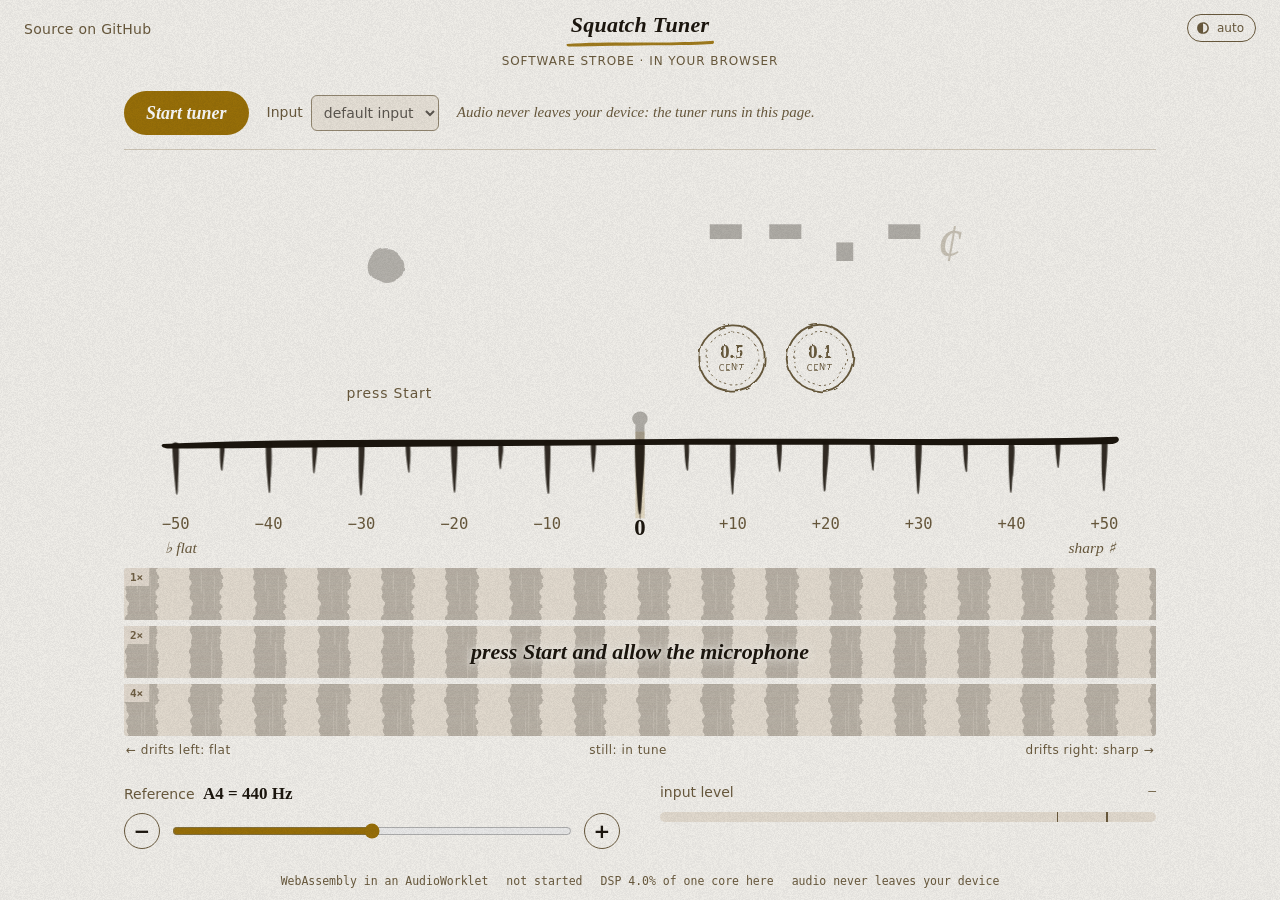
<file: docs/index.html>
<!doctype html>
<!-- SPDX-License-Identifier: MIT -->
<html lang="en" data-theme="auto" data-sq-theme="squatch-ink">
<head>
<meta charset="utf-8">
<meta name="viewport" content="width=device-width, initial-scale=1, viewport-fit=cover">
<meta name="color-scheme" content="dark light">
<title>Squatch Tuner</title>
<meta name="description" content="Squatch Tuner in your browser: a software strobe that reads a guitar or bass to a tenth of a cent. Audio never leaves your device.">
<link rel="icon" href="favicon.svg" type="image/svg+xml">
<link rel="stylesheet" href="tokens.css">
<link rel="stylesheet" href="tuner.css">
<link rel="stylesheet" href="demo.css">
<script type="module" src="demo.js"></script>
</head>
<body>
<!-- Brush strokes, drawn by hand. Ticks are three tapered strokes reused with small turns, so
     no two neighbours match; the ink-edge filter roughens the big letters like a loaded brush. -->
<svg class="defs" aria-hidden="true" focusable="false">
  <defs>
    <filter id="ink-edge" x="-5%" y="-5%" width="110%" height="110%">
      <feTurbulence type="fractalNoise" baseFrequency="0.045" numOctaves="2" seed="7" result="n"/>
      <feDisplacementMap in="SourceGraphic" in2="n" scale="6" xChannelSelector="R" yChannelSelector="G"/>
    </filter>
    <filter id="seal-edge" x="-10%" y="-10%" width="120%" height="120%">
      <feTurbulence type="fractalNoise" baseFrequency="0.09" numOctaves="2" seed="3" result="n"/>
      <feDisplacementMap in="SourceGraphic" in2="n" scale="4"/>
    </filter>
    <symbol id="tick-a" viewBox="-5 -3 10 54" overflow="visible">
      <path d="M-3.2,0 C-3.6,8 -2.4,26 -1.1,44 C-0.6,50 0.7,50 1,43 C2.2,25 3.4,9 2.9,0 C1.6,-2.2 -1.9,-2.1 -3.2,0 Z"/>
    </symbol>
    <symbol id="tick-b" viewBox="-5 -3 10 54" overflow="visible">
      <path d="M-2.8,0.5 C-2.2,10 -2.9,27 -0.6,46 C-0.1,49 1.2,48.5 1.3,45 C2,28 3.6,12 3,0.2 C1.8,-2.4 -1.6,-1.8 -2.8,0.5 Z"/>
    </symbol>
    <symbol id="tick-c" viewBox="-5 -3 10 54" overflow="visible">
      <path d="M-2.6,0 C-3.1,12 -1.9,30 -0.4,47 C0.2,50.5 1.1,49 1.2,46 C1.9,30 3.1,12 2.5,-0.2 C1.2,-2 -1.5,-1.9 -2.6,0 Z"/>
      <path d="M2.9,4 C3.4,14 2.8,24 2.3,33 L2,33 C2.2,24 2.5,14 2.4,4 Z"/>
    </symbol>
  </defs>
</svg>

<header class="top">
  <span class="home-links">
    <a class="home" id="home" href="https://github.com/squatch-stack/squatch-tuner" title="Source, measurements and licence (MIT)">Source on GitHub</a>
    <a class="home" id="home-back" data-squatch-home hidden title="Squatch home - the index of every page">&larr; Squatch home</a>
  </span>
  <div class="brand">
    <span class="wordmark">Squatch Tuner</span>
    <svg class="swash" viewBox="0 0 300 16" aria-hidden="true" preserveAspectRatio="none">
      <path d="M4,9 C60,5 140,7 210,6 C250,5.4 280,4 297,3 C299,5 298,8 295,9 C270,10.5 240,11 200,11.2 C130,11.6 60,12.8 8,13.5 C3,13 2,10.5 4,9 Z"/>
    </svg>
    <span class="sub">software strobe &middot; in your browser</span>
  </div>
  <button class="theme" id="theme" type="button" aria-label="Colour theme: auto">
    <svg viewBox="0 0 24 24" aria-hidden="true"><path d="M12,3.2 C17,3 20.8,7 20.8,12 C20.9,17 17,20.9 12,20.8 C7,20.9 3.1,17 3.2,12 C3.1,7.1 7,3.3 12,3.2 Z M12,5.4 C12.3,9.8 12.2,14.4 12,18.6 C15.7,18.5 18.6,15.6 18.6,12 C18.7,8.4 15.8,5.5 12,5.4 Z"/></svg>
    <span id="theme-label">auto</span>
  </button>
</header>

<main class="stage" id="stage" data-view="offline">
  <section class="source" aria-label="Audio input">
    <button type="button" class="start" id="start">Start tuner</button>
    <label class="pick"><span>Input</span><select id="input-select" disabled><option>default input</option></select></label>
    <label class="pick" id="channel-pick" hidden><span>Channel</span><select id="channel-select"><option value="0">1</option><option value="1">2</option></select></label>
    <p class="privacy" id="source-msg" role="status">Audio never leaves your device: the tuner runs in this page.</p>
  </section>
  <section class="note-block" aria-label="Note">
    <div class="note" id="note" aria-live="off"><span class="name" id="note-name">&middot;</span><span class="acc" id="note-acc"></span><span class="oct" id="note-oct"></span></div>
    <div class="status" id="status">connecting&hellip;</div>
  </section>

  <section class="readout" aria-label="Cents">
    <div class="cents" id="cents"><span id="cents-num">--.-</span><span class="unit">&cent;</span></div>
    <div class="direction" id="direction">&nbsp;</div>
    <div class="seals">
      <svg class="seal" id="seal-05" viewBox="0 0 100 100" role="img" aria-label="within half a cent">
        <path class="seal-body" d="M50,6 C74,5 95,24 94,50 C95,75 75,95 49,94 C25,95 5,76 6,50 C5,26 26,7 50,6 Z"/>
        <path class="seal-ring" d="M50,15 C69,14.5 86,30 85,50 C85.5,70 70,86 50,85 C30,86 14.5,70 15,50 C14.5,30 30,15.5 50,15 Z"/>
        <text x="50" y="50" class="seal-num">0.5</text>
        <text x="50" y="68" class="seal-cap">cent</text>
      </svg>
      <svg class="seal" id="seal-01" viewBox="0 0 100 100" role="img" aria-label="within a tenth of a cent">
        <path class="seal-body" d="M49,5 C73,6 94,25 95,49 C94,74 74,95 51,95 C26,94 6,75 5,51 C6,27 25,5 49,5 Z"/>
        <path class="seal-ring" d="M50,14 C70,15 85,30 86,49 C85,70 70,85.5 50,86 C30,85 14,70 14.5,50 C15,30 30,14.5 50,14 Z"/>
        <text x="50" y="50" class="seal-num">0.1</text>
        <text x="50" y="68" class="seal-cap">cent</text>
      </svg>
    </div>
  </section>

  <section class="scale-block" aria-label="Cents scale">
    <svg class="scale" id="scale" viewBox="0 0 1000 140" role="img" aria-label="Needle on a scale from 50 cents flat to 50 cents sharp">
      <rect class="zone" x="495.5" y="18" width="9" height="84"/>
      <path class="baseline" d="M38,30 C160,24 330,27 500,25.5 C670,24 820,27 962,23 C966,25 964,29 958,30 C820,32.5 660,30 500,31 C340,32 170,33.5 44,34.5 C36,34 35,31 38,30 Z"/>
      <g class="ticks">
        <use href="#tick-a" x="-5" y="-3" width="10" height="54" transform="translate(50 30) rotate(-1.5) scale(1 1.02)"/>
        <use href="#tick-b" x="-5" y="-3" width="10" height="54" transform="translate(95 31) rotate(1.2) scale(0.8 0.52)"/>
        <use href="#tick-c" x="-5" y="-3" width="10" height="54" transform="translate(140 30) rotate(-0.6) scale(1 0.97)"/>
        <use href="#tick-a" x="-5" y="-3" width="10" height="54" transform="translate(185 30.5) rotate(2) scale(0.8 0.58)"/>
        <use href="#tick-b" x="-5" y="-3" width="10" height="54" transform="translate(230 30) rotate(0.8) scale(1 1.04)"/>
        <use href="#tick-c" x="-5" y="-3" width="10" height="54" transform="translate(275 31) rotate(-1.8) scale(0.8 0.55)"/>
        <use href="#tick-a" x="-5" y="-3" width="10" height="54" transform="translate(320 29.5) rotate(-0.4) scale(1 0.99)"/>
        <use href="#tick-c" x="-5" y="-3" width="10" height="54" transform="translate(365 30) rotate(1.6) scale(0.8 0.5)"/>
        <use href="#tick-b" x="-5" y="-3" width="10" height="54" transform="translate(410 29) rotate(-1) scale(1 1.03)"/>
        <use href="#tick-a" x="-5" y="-3" width="10" height="54" transform="translate(455 30) rotate(0.6) scale(0.8 0.57)"/>
        <use href="#tick-a" x="-5" y="-3" width="10" height="54" transform="translate(500 28) rotate(0.3) scale(1.5 1.45)" class="tick-zero"/>
        <use href="#tick-b" x="-5" y="-3" width="10" height="54" transform="translate(545 30) rotate(-1.4) scale(0.8 0.54)"/>
        <use href="#tick-c" x="-5" y="-3" width="10" height="54" transform="translate(590 29.5) rotate(0.9) scale(1 1.01)"/>
        <use href="#tick-a" x="-5" y="-3" width="10" height="54" transform="translate(635 30) rotate(-0.7) scale(0.8 0.56)"/>
        <use href="#tick-b" x="-5" y="-3" width="10" height="54" transform="translate(680 29) rotate(1.9) scale(1 0.98)"/>
        <use href="#tick-c" x="-5" y="-3" width="10" height="54" transform="translate(725 30) rotate(-1.1) scale(0.8 0.53)"/>
        <use href="#tick-a" x="-5" y="-3" width="10" height="54" transform="translate(770 29) rotate(0.5) scale(1 1.03)"/>
        <use href="#tick-b" x="-5" y="-3" width="10" height="54" transform="translate(815 29.5) rotate(-2.1) scale(0.8 0.58)"/>
        <use href="#tick-c" x="-5" y="-3" width="10" height="54" transform="translate(860 28.5) rotate(1.3) scale(1 1)"/>
        <use href="#tick-a" x="-5" y="-3" width="10" height="54" transform="translate(905 28) rotate(-0.5) scale(0.8 0.52)"/>
        <use href="#tick-b" x="-5" y="-3" width="10" height="54" transform="translate(950 27) rotate(1) scale(1 1.02)"/>
      </g>
      <g class="labels">
        <text x="50" y="112">&minus;50</text><text x="140" y="112" class="wide">&minus;40</text><text x="230" y="112">&minus;30</text>
        <text x="320" y="112" class="wide">&minus;20</text><text x="410" y="112">&minus;10</text><text x="500" y="118" class="zero">0</text>
        <text x="590" y="112">+10</text><text x="680" y="112" class="wide">+20</text><text x="770" y="112">+30</text>
        <text x="860" y="112" class="wide">+40</text><text x="950" y="112">+50</text>
      </g>
      <text x="40" y="136" class="end">&flat; flat</text>
      <text x="960" y="136" class="end end-r">sharp &sharp;</text>
      <g class="needle" id="needle" transform="translate(500 0)">
        <path d="M-4.4,10 C-4.9,34 -2.6,70 -0.9,100 C-0.4,104.5 0.7,104.5 1,100 C2.7,70 4.9,34 4.3,10 C2.8,6.2 -2.9,6.4 -4.4,10 Z"/>
        <path d="M-7.5,6 C-7.8,1.2 -2.6,-1.8 0.4,-1.5 C4.6,-1.2 7.8,1.8 7.3,6.2 C6.9,10.4 3,12.6 -0.4,12.3 C-4.4,12 -7.3,9.6 -7.5,6 Z"/>
      </g>
    </svg>
  </section>

  <section class="strobe-block" aria-label="Strobe">
    <div class="strobe-wrap">
      <canvas id="strobe" role="img" aria-label="Strobe bands: they drift right when sharp, left when flat, and stand still in tune"></canvas>
      <div class="strobe-msg" id="strobe-msg">no signal</div>
    </div>
    <p class="strobe-legend"><span>&larr; drifts left: flat</span><span>still: in tune</span><span>drifts right: sharp &rarr;</span></p>
  </section>

  <section class="controls" aria-label="Settings">
    <div class="ref">
      <label for="a4-range">Reference <b>A4 = <output id="a4-out" for="a4-range">440</output> Hz</b></label>
      <div class="ref-row">
        <button type="button" id="a4-down" aria-label="Lower the reference by 1 Hz">&minus;</button>
        <input type="range" id="a4-range" min="430" max="450" step="1" value="440">
        <button type="button" id="a4-up" aria-label="Raise the reference by 1 Hz">+</button>
      </div>
    </div>
    <div class="meter-block">
      <div class="meter-label"><span>input level</span><span id="level-num">&ndash;</span></div>
      <div class="meter" id="meter"><div class="meter-fill" id="meter-fill"></div><div class="meter-mark m12"></div><div class="meter-mark m6"></div></div>
      <div class="detail" id="detail">&nbsp;</div>
    </div>
  </section>
</main>

<footer class="foot">
  <span id="engine">WebAssembly in an AudioWorklet</span>
  <span id="audio">not started</span>
  <span id="dsp">DSP &ndash;</span>
  <span id="privacy">audio never leaves your device</span>
</footer>
</body>
</html>
</file>
<file: docs/tokens.css>
/* SPDX-License-Identifier: MIT */
/* Generated from the Squatch Ink design tokens; not edited here. Keep these two lines when refreshing it. */
/* squatch-ink: generated by tools/build-tokens.mjs from tokens/squatch-ink.tokens.json. Do not edit. */
[data-sq-theme="squatch-ink"] {
  --sq-sys-color-surface-canvas: #EEE9DF;
  --sq-sys-color-surface-page: #F7F5F0;
  --sq-sys-color-surface-raised: #FCFBF8;
  --sq-sys-color-surface-sunken: #E8E0D4;
  --sq-sys-color-text-primary: #1C160E;
  --sq-sys-color-text-secondary: #6B5B3E;
  --sq-sys-color-text-on-accent: #FFFFFF;
  --sq-sys-color-line-rule: #D4CBBB;
  --sq-sys-color-line-faint: #CBBFA9;
  --sq-sys-color-accent: #9C7208;
  --sq-sys-color-status-level: #1C160E;
  --sq-sys-color-status-limit: #9A2E1B;
  --sq-sys-color-focus: #9C7208;
  --sq-sys-font-ui: "Inter", ui-sans-serif, -apple-system, "Segoe UI", sans-serif;
  --sq-sys-font-hand: "Lora", ui-serif, "Georgia", serif;
  --sq-sys-font-mono: "IBM Plex Mono", ui-monospace, "SF Mono", "Menlo", "Consolas", monospace;
  --sq-sys-type-legend-font-family: "Inter", ui-sans-serif, -apple-system, "Segoe UI", sans-serif;
  --sq-sys-type-legend-font-size: 10px;
  --sq-sys-type-legend-font-weight: 600;
  --sq-sys-type-legend-letter-spacing: 1.2px;
  --sq-sys-type-legend-line-height: 1;
  --sq-sys-type-legend-text-transform: uppercase;
  --sq-sys-type-name-font-family: "Lora", ui-serif, "Georgia", serif;
  --sq-sys-type-name-font-size: 20px;
  --sq-sys-type-name-font-weight: 500;
  --sq-sys-type-name-letter-spacing: 0px;
  --sq-sys-type-name-line-height: 1.15;
  --sq-sys-type-name-font-style: italic;
  --sq-sys-type-readout-font-family: "IBM Plex Mono", ui-monospace, "SF Mono", "Menlo", "Consolas", monospace;
  --sq-sys-type-readout-font-size: 12px;
  --sq-sys-type-readout-font-weight: 500;
  --sq-sys-type-readout-letter-spacing: 0px;
  --sq-sys-type-readout-line-height: 1.2;
  --sq-sys-type-readout-font-variant-numeric: tabular-nums;
  --sq-sys-type-body-font-family: "Inter", ui-sans-serif, -apple-system, "Segoe UI", sans-serif;
  --sq-sys-type-body-font-size: 14px;
  --sq-sys-type-body-font-weight: 400;
  --sq-sys-type-body-letter-spacing: 0px;
  --sq-sys-type-body-line-height: 1.5;
  --sq-sys-space-1: 4px;
  --sq-sys-space-2: 8px;
  --sq-sys-space-3: 12px;
  --sq-sys-space-4: 16px;
  --sq-sys-space-5: 24px;
  --sq-sys-space-6: 32px;
  --sq-sys-space-7: 48px;
  --sq-sys-radius-sm: 6px;
  --sq-sys-radius-md: 10px;
  --sq-sys-radius-control: 6px;
  --sq-sys-size-target: 44px;
  --sq-sys-size-control: 30px;
  --sq-sys-stroke-contour: 2.25px;
  --sq-sys-stroke-detail: 1.25px;
  --sq-sys-stroke-hatch: 0.75px;
  --sq-sys-stroke-focus: 2px;
  --sq-sys-motion-duration-fast: 140ms;
  --sq-sys-motion-duration-med: 240ms;
  --sq-sys-motion-duration-settle: 750ms;
  --sq-sys-motion-easing-standard: cubic-bezier(0.2, 0.7, 0.2, 1);
  --sq-sys-motion-ballistics-level-attack: 15ms;
  --sq-sys-motion-ballistics-level-release: 280ms;
  --sq-sys-motion-ballistics-env-attack: 5ms;
  --sq-sys-motion-ballistics-env-release: 120ms;
  --sq-sys-motion-ballistics-gr-attack: 10ms;
  --sq-sys-motion-ballistics-gr-release: 150ms;
  --sq-sys-motion-ballistics-clip-hold: 450ms;
  --sq-sys-motion-ballistics-readout: 100ms;
  --sq-sys-motion-ballistics-reduced-step: 250ms;
  --sq-sys-elevation-raised: 0px 1px 0px 0px #D4CBBB;
  --sq-sys-ink-brush-entry: 0.12;
  --sq-sys-ink-brush-exit: 0.35;
  --sq-sys-ink-brush-belly: 0.15;
  --sq-sys-ink-brush-dry: 0.5;
  --sq-sys-ink-brush-streaks: 7;
  --sq-sys-ink-brush-jitter: 0.07;
  --sq-sys-ink-brush-bleed: 0.15;
  --sq-sys-ink-grain-opacity: 0.12;
  --sq-sys-ink-grain-blend: multiply;
  --sq-sys-ink-grain-frequency: 0.045;
  --sq-sys-ink-edge-roughness: 6;
  --sq-sys-ink-seal-roughness: 4;
  --sq-sys-ink-seal-shape: chop;
  --sq-comp-pedal-face: #F7F5F0;
  --sq-comp-pedal-edge: #1C160E;
  --sq-comp-pedal-lid: #CBBFA9;
  --sq-comp-pedal-corner-radius: 10px;
  --sq-comp-knob-cap: #FCFBF8;
  --sq-comp-knob-outline: #1C160E;
  --sq-comp-knob-pointer: #1C160E;
  --sq-comp-knob-track: #CBBFA9;
  --sq-comp-knob-value: #9C7208;
  --sq-comp-knob-ring-width: 3px;
  --sq-comp-knob-travel: 270;
  --sq-comp-footswitch-body: #E8E0D4;
  --sq-comp-footswitch-outline: #1C160E;
  --sq-comp-led-on: #9C7208;
  --sq-comp-led-off: #CBBFA9;
  --sq-comp-led-clip: #9A2E1B;
  --sq-comp-legend-color: #6B5B3E;
  --sq-comp-legend-type-font-family: "Inter", ui-sans-serif, -apple-system, "Segoe UI", sans-serif;
  --sq-comp-legend-type-font-size: 10px;
  --sq-comp-legend-type-font-weight: 600;
  --sq-comp-legend-type-letter-spacing: 1.2px;
  --sq-comp-legend-type-line-height: 1;
  --sq-comp-legend-type-text-transform: uppercase;
  --sq-comp-glyph-ink: #1C160E;
  --sq-comp-glyph-value: #9C7208;
  --sq-comp-meter-level: #1C160E;
  --sq-comp-meter-limit: #9A2E1B;
  color-scheme: light;
}
@media (prefers-color-scheme: dark) {
  [data-sq-theme="squatch-ink"]:not([data-sq-mode="light"]) {
    --sq-sys-color-surface-canvas: #100D09;
    --sq-sys-color-surface-page: #17130D;
    --sq-sys-color-surface-raised: #201A12;
    --sq-sys-color-surface-sunken: #231D15;
    --sq-sys-color-text-primary: #EDE6D8;
    --sq-sys-color-text-secondary: #A89878;
    --sq-sys-color-text-on-accent: #17130D;
    --sq-sys-color-line-rule: #3A3226;
    --sq-sys-color-line-faint: #4A4034;
    --sq-sys-color-accent: #D4A93F;
    --sq-sys-color-status-level: #EDE6D8;
    --sq-sys-color-status-limit: #D9553D;
    --sq-sys-color-focus: #D4A93F;
    --sq-sys-ink-grain-opacity: 0.07;
    --sq-sys-ink-grain-blend: screen;
    --sq-comp-pedal-face: #17130D;
    --sq-comp-pedal-edge: #EDE6D8;
    --sq-comp-pedal-lid: #4A4034;
    --sq-comp-knob-cap: #201A12;
    --sq-comp-knob-outline: #EDE6D8;
    --sq-comp-knob-pointer: #EDE6D8;
    --sq-comp-knob-track: #4A4034;
    --sq-comp-knob-value: #D4A93F;
    --sq-comp-footswitch-body: #231D15;
    --sq-comp-footswitch-outline: #EDE6D8;
    --sq-comp-led-on: #D4A93F;
    --sq-comp-led-off: #4A4034;
    --sq-comp-led-clip: #D9553D;
    --sq-comp-legend-color: #A89878;
    --sq-comp-glyph-ink: #EDE6D8;
    --sq-comp-glyph-value: #D4A93F;
    --sq-comp-meter-level: #EDE6D8;
    --sq-comp-meter-limit: #D9553D;
    color-scheme: dark;
  }
}
[data-sq-theme="squatch-ink"][data-sq-mode="dark"] {
  --sq-sys-color-surface-canvas: #100D09;
  --sq-sys-color-surface-page: #17130D;
  --sq-sys-color-surface-raised: #201A12;
  --sq-sys-color-surface-sunken: #231D15;
  --sq-sys-color-text-primary: #EDE6D8;
  --sq-sys-color-text-secondary: #A89878;
  --sq-sys-color-text-on-accent: #17130D;
  --sq-sys-color-line-rule: #3A3226;
  --sq-sys-color-line-faint: #4A4034;
  --sq-sys-color-accent: #D4A93F;
  --sq-sys-color-status-level: #EDE6D8;
  --sq-sys-color-status-limit: #D9553D;
  --sq-sys-color-focus: #D4A93F;
  --sq-sys-ink-grain-opacity: 0.07;
  --sq-sys-ink-grain-blend: screen;
  --sq-comp-pedal-face: #17130D;
  --sq-comp-pedal-edge: #EDE6D8;
  --sq-comp-pedal-lid: #4A4034;
  --sq-comp-knob-cap: #201A12;
  --sq-comp-knob-outline: #EDE6D8;
  --sq-comp-knob-pointer: #EDE6D8;
  --sq-comp-knob-track: #4A4034;
  --sq-comp-knob-value: #D4A93F;
  --sq-comp-footswitch-body: #231D15;
  --sq-comp-footswitch-outline: #EDE6D8;
  --sq-comp-led-on: #D4A93F;
  --sq-comp-led-off: #4A4034;
  --sq-comp-led-clip: #D9553D;
  --sq-comp-legend-color: #A89878;
  --sq-comp-glyph-ink: #EDE6D8;
  --sq-comp-glyph-value: #D4A93F;
  --sq-comp-meter-level: #EDE6D8;
  --sq-comp-meter-limit: #D9553D;
  color-scheme: dark;
}
</file>
<file: docs/tuner.css>
/* SPDX-License-Identifier: MIT */
/* Squatch Tuner - ink on paper. Every colour comes from the Squatch Ink design tokens in tokens.css,
   which is a copy of the generated Squatch Ink stylesheet (squatch-ink.css) and is not edited
   here. To refresh it, copy the new one over it and keep its two header lines.
   Light is rice paper and sumi ink; dark is the default when the system is dark.
   Meanings: gold is "in tune", the seals and the needle; seal red is the limit only, here a hot
   input meter. */
:root {
  --paper: var(--sq-sys-color-surface-page);
  --paper-2: var(--sq-sys-color-surface-sunken);
  --ink: var(--sq-sys-color-text-primary);
  --ink-2: var(--sq-sys-color-text-secondary);
  --ink-3: var(--sq-sys-color-text-secondary);
  --tuned: var(--sq-sys-color-accent);
  --tuned-ink: var(--sq-sys-color-text-on-accent);
  --zone: color-mix(in srgb, var(--sq-sys-color-accent) 18%, transparent);
  --limit: var(--sq-sys-color-status-limit);
  --grain-blend: var(--sq-sys-ink-grain-blend);
  --grain-opacity: var(--sq-sys-ink-grain-opacity);
  --serif: "Iowan Old Style", "Palatino Linotype", Palatino, "Book Antiqua", Georgia, serif;
  --sans: ui-sans-serif, system-ui, -apple-system, "Segoe UI", Roboto, sans-serif;
  --mono: ui-monospace, "SF Mono", Menlo, Consolas, monospace;
}

* { box-sizing: border-box; }
html { background: var(--paper); }
body {
  margin: 0; min-height: 100vh; min-height: 100dvh;
  background: var(--paper); color: var(--ink);
  font: 16px/1.4 var(--sans);
  display: flex; flex-direction: column;
  -webkit-font-smoothing: antialiased;
  overflow-x: hidden;
}
/* Paper grain: a noise tile made once by tuner.js, laid over everything. */
body::after {
  content: ""; position: fixed; inset: 0; pointer-events: none; z-index: 10;
  background-image: var(--grain, none); background-size: 256px 256px;
  mix-blend-mode: var(--grain-blend); opacity: var(--grain-opacity);
}
.defs { position: absolute; width: 0; height: 0; overflow: hidden; }

/* ---- header ---- */
.top {
  display: grid; grid-template-columns: 1fr auto 1fr; align-items: start; gap: 12px;
  padding: max(14px, env(safe-area-inset-top)) max(24px, env(safe-area-inset-right)) 0 max(24px, env(safe-area-inset-left));
}
.home {
  justify-self: start; color: var(--ink-2); text-decoration: none; font-size: 14px; letter-spacing: 0.02em;
  padding: 6px 0; border-bottom: 1px solid transparent;
}
.home.gone { visibility: hidden; }
.home:hover, .home:focus-visible { color: var(--ink); border-bottom-color: var(--ink-3); }
.brand { display: flex; flex-direction: column; align-items: center; text-align: center; }
.wordmark { font: italic 700 22px/1 var(--serif); letter-spacing: 0.01em; }
.swash { width: 150px; height: 9px; margin-top: 3px; fill: var(--tuned); opacity: 0.9; }
.sub { margin-top: 5px; font-size: 12px; color: var(--ink-2); letter-spacing: 0.08em; text-transform: uppercase; }
.theme {
  justify-self: end; display: inline-flex; align-items: center; gap: 6px;
  background: none; border: 1px solid var(--ink-3); border-radius: 999px; color: var(--ink-2);
  font: 12px var(--sans); padding: 5px 11px 5px 7px; cursor: pointer;
}
.theme svg { width: 16px; height: 16px; fill: currentColor; }
.theme:hover, .theme:focus-visible { color: var(--ink); border-color: var(--ink-2); }

/* ---- stage ---- */
.stage {
  flex: 1; width: 100%; max-width: 1080px; margin: 0 auto;
  padding: 8px max(24px, env(safe-area-inset-right)) 12px max(24px, env(safe-area-inset-left));
  display: grid; gap: 4px 40px;
  grid-template-columns: minmax(0, 1.15fr) minmax(0, 1fr);
  grid-template-areas: "note readout" "scale scale" "strobe strobe" "controls controls";
  align-items: center;
}
.note-block { grid-area: note; display: flex; flex-direction: column; align-items: center; }
.readout { grid-area: readout; display: flex; flex-direction: column; align-items: flex-start; }
.scale-block { grid-area: scale; }
.strobe-block { grid-area: strobe; }
.controls { grid-area: controls; }

.note {
  display: flex; align-items: flex-start; justify-content: center; min-height: 1em;
  font: 900 clamp(120px, 19vw, 220px)/0.92 var(--serif);
  filter: url(#ink-edge);
  transition: opacity 0.4s ease;
}
.note .acc { font-size: 0.42em; line-height: 1.1; margin-left: 0.02em; }
.note .oct { font-size: 0.3em; align-self: flex-end; margin: 0 0 0.12em 0.06em; color: var(--ink-2); }
.status { font-size: 14px; letter-spacing: 0.06em; color: var(--ink-2); min-height: 1.4em; font-variant-numeric: tabular-nums; }

.cents { font: 700 clamp(64px, 9vw, 104px)/1 var(--mono); font-variant-numeric: tabular-nums; letter-spacing: -0.03em; }
.cents .unit { font: italic 400 0.5em var(--serif); margin-left: 0.08em; color: var(--ink-2); }
.direction { font: italic 20px var(--serif); color: var(--ink-2); min-height: 1.5em; margin-top: 2px; }
.seals { display: flex; gap: 14px; margin-top: 12px; }
.seal { width: 74px; height: 74px; filter: url(#seal-edge); }
.seal .seal-body { fill: none; stroke: var(--ink-3); stroke-width: 2.5; }
.seal .seal-ring { fill: none; stroke: var(--ink-3); stroke-width: 1.2; stroke-dasharray: 3 4; }
.seal text { text-anchor: middle; fill: var(--ink-3); }
.seal .seal-num { font: 700 26px var(--serif); }
.seal .seal-cap { font: 11px var(--sans); letter-spacing: 0.14em; text-transform: uppercase; }
.seal.on .seal-body { fill: var(--tuned); stroke: var(--tuned); }
.seal.on .seal-ring { stroke: var(--tuned-ink); stroke-dasharray: none; opacity: 0.8; }
.seal.on text { fill: var(--tuned-ink); }
.seal.on { animation: press 0.18s ease-out; }
@keyframes press { from { transform: scale(1.12) rotate(-3deg); } to { transform: none; } }

/* ---- scale ---- */
.scale { width: 100%; height: auto; display: block; overflow: visible; }
.scale .baseline, .scale .ticks { fill: var(--ink); }
.scale .ticks { opacity: 0.9; }
.scale .zone { fill: var(--zone); }
.scale .labels text { text-anchor: middle; fill: var(--ink-2); font: 15px var(--mono); }
.scale .labels .zero { font: 700 22px var(--serif); fill: var(--ink); }
.scale .end { fill: var(--ink-3); font: italic 15px var(--serif); }
.scale .end-r { text-anchor: end; }
.needle { fill: var(--ink); transition: opacity 0.4s ease; }
.stage[data-view="note"] .needle { fill: var(--ink); }
.stage.in-tune .needle { fill: var(--tuned); }

/* ---- strobe ---- */
.strobe-wrap { position: relative; }
#strobe { display: block; width: 100%; height: clamp(120px, 17vw, 168px); border-radius: 3px; }
.strobe-msg {
  position: absolute; inset: 0; display: flex; align-items: center; justify-content: center;
  font: italic 600 22px var(--serif); color: var(--ink); pointer-events: none;
  text-shadow: 0 0 12px var(--paper), 0 0 4px var(--paper);
  opacity: 0; transition: opacity 0.4s ease;
}
.stage:not([data-view="note"]) .strobe-msg { opacity: 1; }
.strobe-legend {
  display: flex; justify-content: space-between; margin: 6px 2px 0; font-size: 12px; color: var(--ink-2);
  letter-spacing: 0.04em;
}

/* ---- controls ---- */
.controls { display: grid; grid-template-columns: 1fr 1fr; gap: 16px 40px; margin-top: 14px; align-items: start; }
.ref label { font-size: 14px; color: var(--ink-2); }
.ref b { color: var(--ink); font: 700 17px var(--serif); margin-left: 4px; }
.ref-row { display: flex; align-items: center; gap: 10px; margin-top: 8px; }
.ref-row button {
  width: 36px; height: 36px; border-radius: 50%; border: 1.5px solid var(--ink-2); background: none;
  color: var(--ink); font: 700 20px/1 var(--sans); cursor: pointer; flex: none;
}
.ref-row button:hover, .ref-row button:focus-visible { border-color: var(--ink); background: var(--paper-2); }
input[type="range"] { flex: 1; min-width: 0; accent-color: var(--tuned); height: 28px; }
.meter-label { display: flex; justify-content: space-between; font-size: 14px; color: var(--ink-2); }
#level-num { font: 13px var(--mono); }
.meter { position: relative; height: 10px; margin-top: 10px; background: var(--paper-2); border-radius: 5px; overflow: hidden; }
.meter-fill { position: absolute; inset: 0 auto 0 0; width: 0; background: var(--ink-2); border-radius: 5px; transition: width 0.06s linear; }
.meter-fill.hot { background: var(--limit); }
.meter-mark { position: absolute; top: 0; bottom: 0; width: 1.5px; background: var(--ink-3); }
.meter-mark.m12 { left: 80%; }
.meter-mark.m6 { left: 90%; }
.detail { margin-top: 8px; font: 12px var(--mono); color: var(--ink-2); min-height: 1.4em; }

/* ---- footer ---- */
.foot {
  display: flex; flex-wrap: wrap; justify-content: center; gap: 4px 18px;
  padding: 10px 16px max(12px, env(safe-area-inset-bottom)); font: 11.5px var(--mono); color: var(--ink-2);
}

/* ---- states ---- */
.stage[data-view="offline"] .note, .stage[data-view="nosignal"] .note { opacity: 0.28; }
.stage[data-view="listening"] .note { opacity: 0.55; }
.stage:not([data-view="note"]) .cents, .stage:not([data-view="note"]) .needle { opacity: 0.3; }
.stage.fading .note, .stage.fading .cents { opacity: 0.55; }

/* ---- phone ---- */
@media (max-width: 720px) {
  .top { grid-template-columns: 1fr auto; padding-left: 16px; padding-right: 16px; }
  .brand { grid-column: 1 / -1; grid-row: 2; }
  .stage {
    grid-template-columns: 1fr; gap: 6px; padding-left: 16px; padding-right: 16px;
    grid-template-areas: "note" "readout" "scale" "strobe" "controls";
  }
  .note { font-size: min(40vw, 190px); }
  .readout { align-items: center; }
  .cents { font-size: min(17vw, 76px); }
  .seals { margin-top: 6px; }
  .seal { width: 60px; height: 60px; }
  #strobe { height: 132px; }
  .strobe-legend { font-size: 11px; }
  .controls { grid-template-columns: 1fr; gap: 16px; }
  .scale .labels text { font-size: 34px; }
  .scale .labels .zero { font-size: 40px; }
  .scale .labels .wide, .scale .end { display: none; }
}
@media (prefers-reduced-motion: reduce) {
  .seal.on { animation: none; }
}
</file>
<file: docs/demo.css>
/* SPDX-License-Identifier: MIT */
/* The browser demo's additions to tuner.css: the input bar (Start, the input picker and the
   privacy line) as the first row of the stage. Colours come from the same tokens. */
.home-links { justify-self: start; display: flex; flex-wrap: wrap; gap: 0 18px; }
.home[hidden] { display: none; }
.stage { grid-template-areas: "source source" "note readout" "scale scale" "strobe strobe" "controls controls"; }
.source {
  grid-area: source; display: flex; flex-wrap: wrap; align-items: center; gap: 10px 18px;
  padding: 10px 0 14px; margin-bottom: 4px; border-bottom: 1px solid var(--sq-sys-color-line-rule);
}
.start {
  font: italic 700 18px/1 var(--serif); color: var(--tuned-ink); background: var(--tuned);
  border: 0; border-radius: 999px; padding: 11px 22px; cursor: pointer; min-height: 44px;
}
.start.on { background: none; color: var(--ink); box-shadow: inset 0 0 0 1.5px var(--ink-2); }
.start:hover, .start:focus-visible { filter: brightness(1.08); }
.start:focus-visible, .pick select:focus-visible { outline: 2px solid var(--sq-sys-color-focus); outline-offset: 2px; }
.pick { display: inline-flex; align-items: center; gap: 8px; font-size: 14px; color: var(--ink-2); min-width: 0; }
.pick select {
  font: 14px var(--sans); color: var(--ink); background: var(--paper-2); min-width: 0; max-width: 18em;
  border: 1px solid var(--ink-3); border-radius: 6px; padding: 7px 8px; min-height: 36px;
}
.pick[hidden] { display: none; }
.privacy { margin: 0; flex: 1 1 16em; font: italic 15px var(--serif); color: var(--ink-2); }
.privacy.warn { color: var(--ink); font-style: normal; font-weight: 600; }

@media (max-width: 720px) {
  .stage { grid-template-areas: "source" "note" "readout" "scale" "strobe" "controls"; }
  .source { gap: 10px 12px; }
  .pick:not(#channel-pick) { flex: 1 1 12em; }
  .pick:not(#channel-pick) select { flex: 1; max-width: none; }
  .privacy { flex-basis: 100%; font-size: 14px; }
}
</file>
